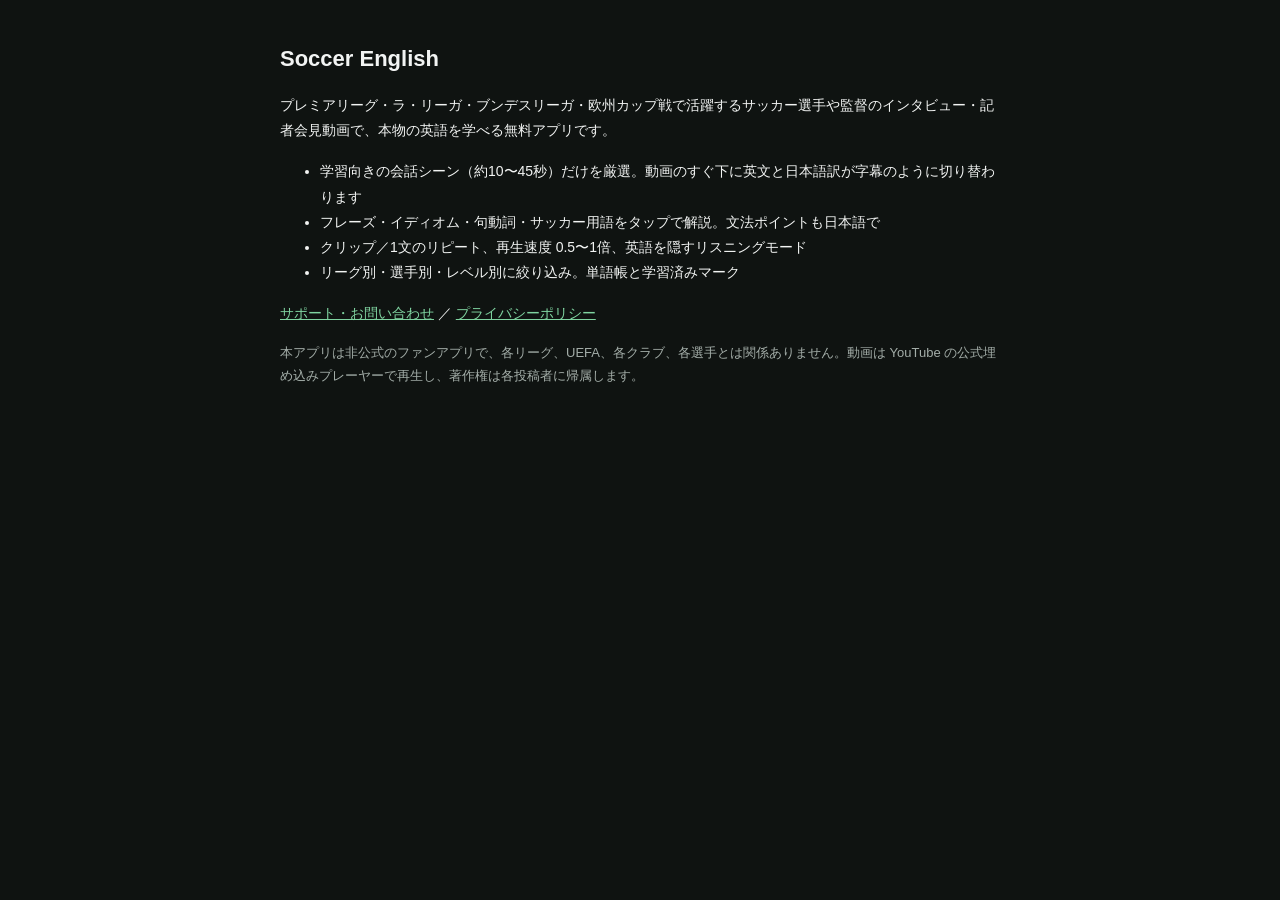
<file: index.html>
<!DOCTYPE html>
<html lang="ja">
<head>
<meta charset="UTF-8">
<meta name="viewport" content="width=device-width, initial-scale=1">
<title>Soccer English - サッカー選手の動画で英語を学ぶ</title>
<link rel="stylesheet" href="style.css">
</head>
<body>
<h1>Soccer English</h1>
<p>プレミアリーグ・ラ・リーガ・ブンデスリーガ・欧州カップ戦で活躍するサッカー選手や監督のインタビュー・記者会見動画で、本物の英語を学べる無料アプリです。</p>
<ul>
  <li>学習向きの会話シーン（約10〜45秒）だけを厳選。動画のすぐ下に英文と日本語訳が字幕のように切り替わります</li>
  <li>フレーズ・イディオム・句動詞・サッカー用語をタップで解説。文法ポイントも日本語で</li>
  <li>クリップ／1文のリピート、再生速度 0.5〜1倍、英語を隠すリスニングモード</li>
  <li>リーグ別・選手別・レベル別に絞り込み。単語帳と学習済みマーク</li>
</ul>
<p><a href="support.html">サポート・お問い合わせ</a> ／ <a href="privacy.html">プライバシーポリシー</a></p>
<p class="updated">本アプリは非公式のファンアプリで、各リーグ、UEFA、各クラブ、各選手とは関係ありません。動画は YouTube の公式埋め込みプレーヤーで再生し、著作権は各投稿者に帰属します。</p>
</body>
</html>
</file>
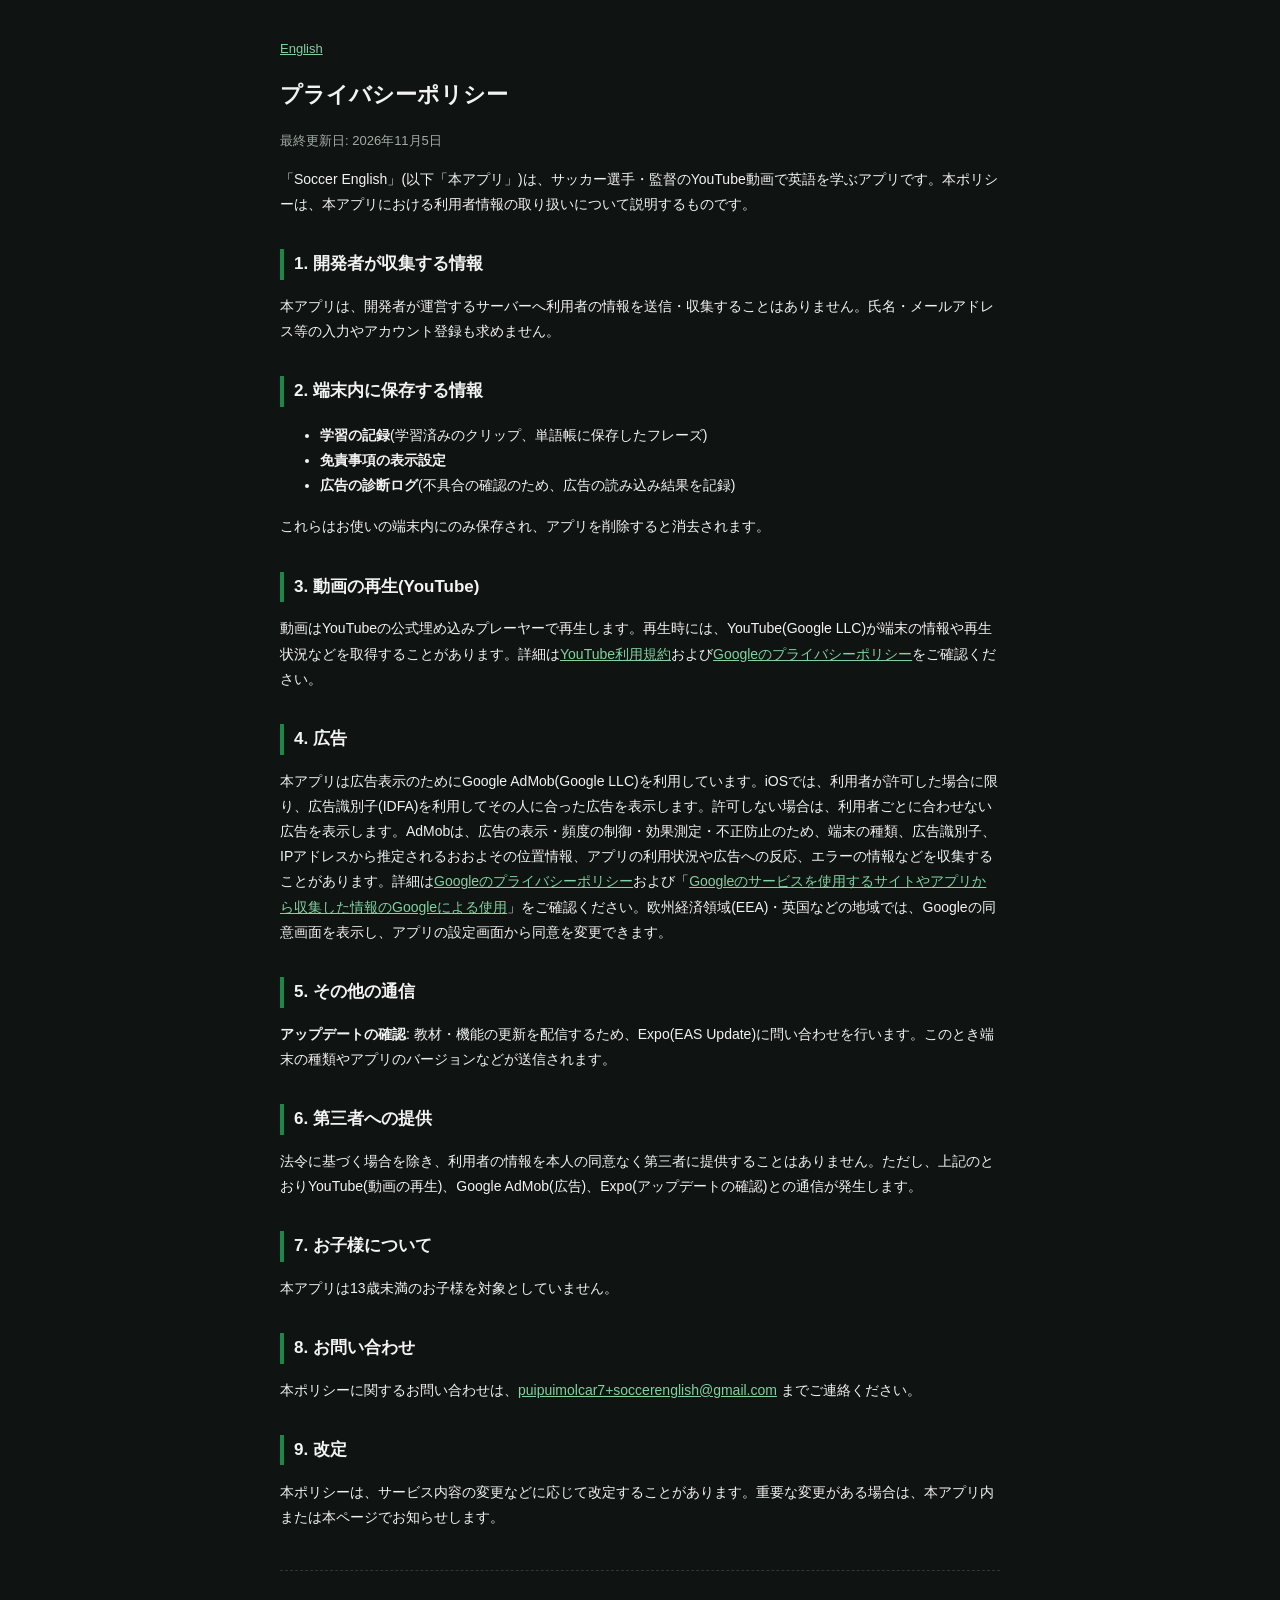
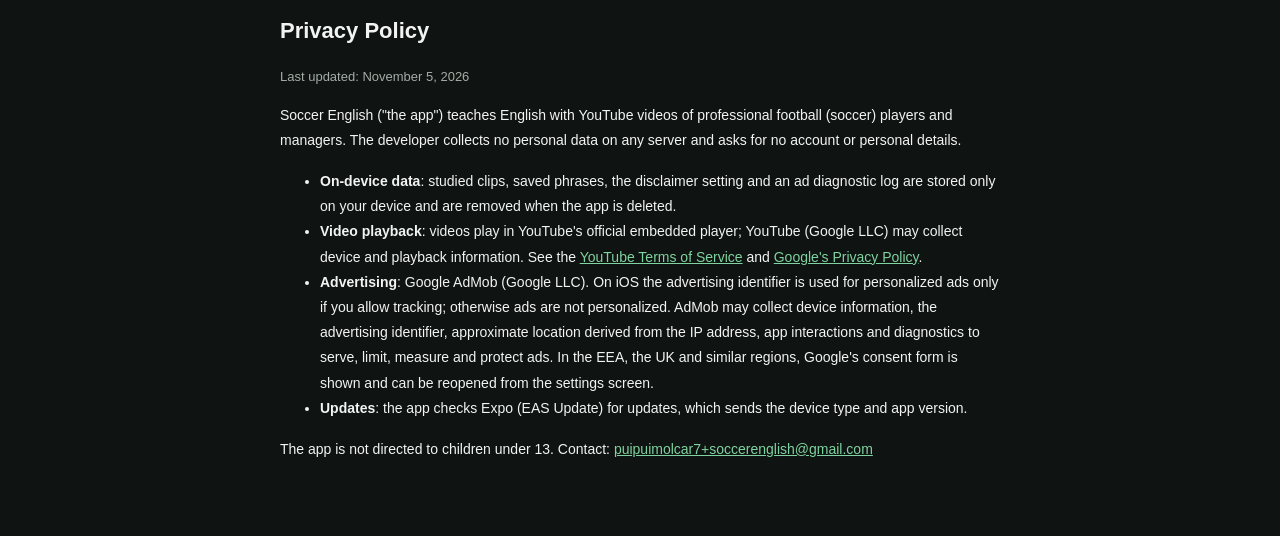
<file: privacy.html>
<!DOCTYPE html>
<html lang="ja">
<head>
<meta charset="UTF-8">
<meta name="viewport" content="width=device-width, initial-scale=1">
<title>プライバシーポリシー - Soccer English</title>
<link rel="stylesheet" href="style.css">
</head>
<body>
<p class="lang"><a href="#en">English</a></p>
<h1>プライバシーポリシー</h1>
<p class="updated">最終更新日: 2026年11月5日</p>

<p>「Soccer English」(以下「本アプリ」)は、サッカー選手・監督のYouTube動画で英語を学ぶアプリです。本ポリシーは、本アプリにおける利用者情報の取り扱いについて説明するものです。</p>

<h2>1. 開発者が収集する情報</h2>
<p>本アプリは、開発者が運営するサーバーへ利用者の情報を送信・収集することはありません。氏名・メールアドレス等の入力やアカウント登録も求めません。</p>

<h2>2. 端末内に保存する情報</h2>
<ul>
  <li><strong>学習の記録</strong>(学習済みのクリップ、単語帳に保存したフレーズ)</li>
  <li><strong>免責事項の表示設定</strong></li>
  <li><strong>広告の診断ログ</strong>(不具合の確認のため、広告の読み込み結果を記録)</li>
</ul>
<p>これらはお使いの端末内にのみ保存され、アプリを削除すると消去されます。</p>

<h2>3. 動画の再生(YouTube)</h2>
<p>動画はYouTubeの公式埋め込みプレーヤーで再生します。再生時には、YouTube(Google LLC)が端末の情報や再生状況などを取得することがあります。詳細は<a href="https://www.youtube.com/t/terms">YouTube利用規約</a>および<a href="https://policies.google.com/privacy">Googleのプライバシーポリシー</a>をご確認ください。</p>

<h2>4. 広告</h2>
<p>本アプリは広告表示のためにGoogle AdMob(Google LLC)を利用しています。iOSでは、利用者が許可した場合に限り、広告識別子(IDFA)を利用してその人に合った広告を表示します。許可しない場合は、利用者ごとに合わせない広告を表示します。AdMobは、広告の表示・頻度の制御・効果測定・不正防止のため、端末の種類、広告識別子、IPアドレスから推定されるおおよその位置情報、アプリの利用状況や広告への反応、エラーの情報などを収集することがあります。詳細は<a href="https://policies.google.com/privacy">Googleのプライバシーポリシー</a>および「<a href="https://policies.google.com/technologies/partner-sites">Googleのサービスを使用するサイトやアプリから収集した情報のGoogleによる使用</a>」をご確認ください。欧州経済領域(EEA)・英国などの地域では、Googleの同意画面を表示し、アプリの設定画面から同意を変更できます。</p>

<h2>5. その他の通信</h2>
<p><strong>アップデートの確認</strong>: 教材・機能の更新を配信するため、Expo(EAS Update)に問い合わせを行います。このとき端末の種類やアプリのバージョンなどが送信されます。</p>

<h2>6. 第三者への提供</h2>
<p>法令に基づく場合を除き、利用者の情報を本人の同意なく第三者に提供することはありません。ただし、上記のとおりYouTube(動画の再生)、Google AdMob(広告)、Expo(アップデートの確認)との通信が発生します。</p>

<h2>7. お子様について</h2>
<p>本アプリは13歳未満のお子様を対象としていません。</p>

<h2>8. お問い合わせ</h2>
<p>本ポリシーに関するお問い合わせは、<a href="mailto:puipuimolcar7+soccerenglish@gmail.com">puipuimolcar7+soccerenglish@gmail.com</a> までご連絡ください。</p>

<h2>9. 改定</h2>
<p>本ポリシーは、サービス内容の変更などに応じて改定することがあります。重要な変更がある場合は、本アプリ内または本ページでお知らせします。</p>

<hr>
<h1 id="en">Privacy Policy</h1>
<p class="updated">Last updated: November 5, 2026</p>
<p>Soccer English ("the app") teaches English with YouTube videos of professional football (soccer) players and managers. The developer collects no personal data on any server and asks for no account or personal details.</p>
<ul>
  <li><strong>On-device data</strong>: studied clips, saved phrases, the disclaimer setting and an ad diagnostic log are stored only on your device and are removed when the app is deleted.</li>
  <li><strong>Video playback</strong>: videos play in YouTube's official embedded player; YouTube (Google LLC) may collect device and playback information. See the <a href="https://www.youtube.com/t/terms">YouTube Terms of Service</a> and <a href="https://policies.google.com/privacy">Google's Privacy Policy</a>.</li>
  <li><strong>Advertising</strong>: Google AdMob (Google LLC). On iOS the advertising identifier is used for personalized ads only if you allow tracking; otherwise ads are not personalized. AdMob may collect device information, the advertising identifier, approximate location derived from the IP address, app interactions and diagnostics to serve, limit, measure and protect ads. In the EEA, the UK and similar regions, Google's consent form is shown and can be reopened from the settings screen.</li>
  <li><strong>Updates</strong>: the app checks Expo (EAS Update) for updates, which sends the device type and app version.</li>
</ul>
<p>The app is not directed to children under 13. Contact: <a href="mailto:puipuimolcar7+soccerenglish@gmail.com">puipuimolcar7+soccerenglish@gmail.com</a></p>
</body>
</html>
</file>
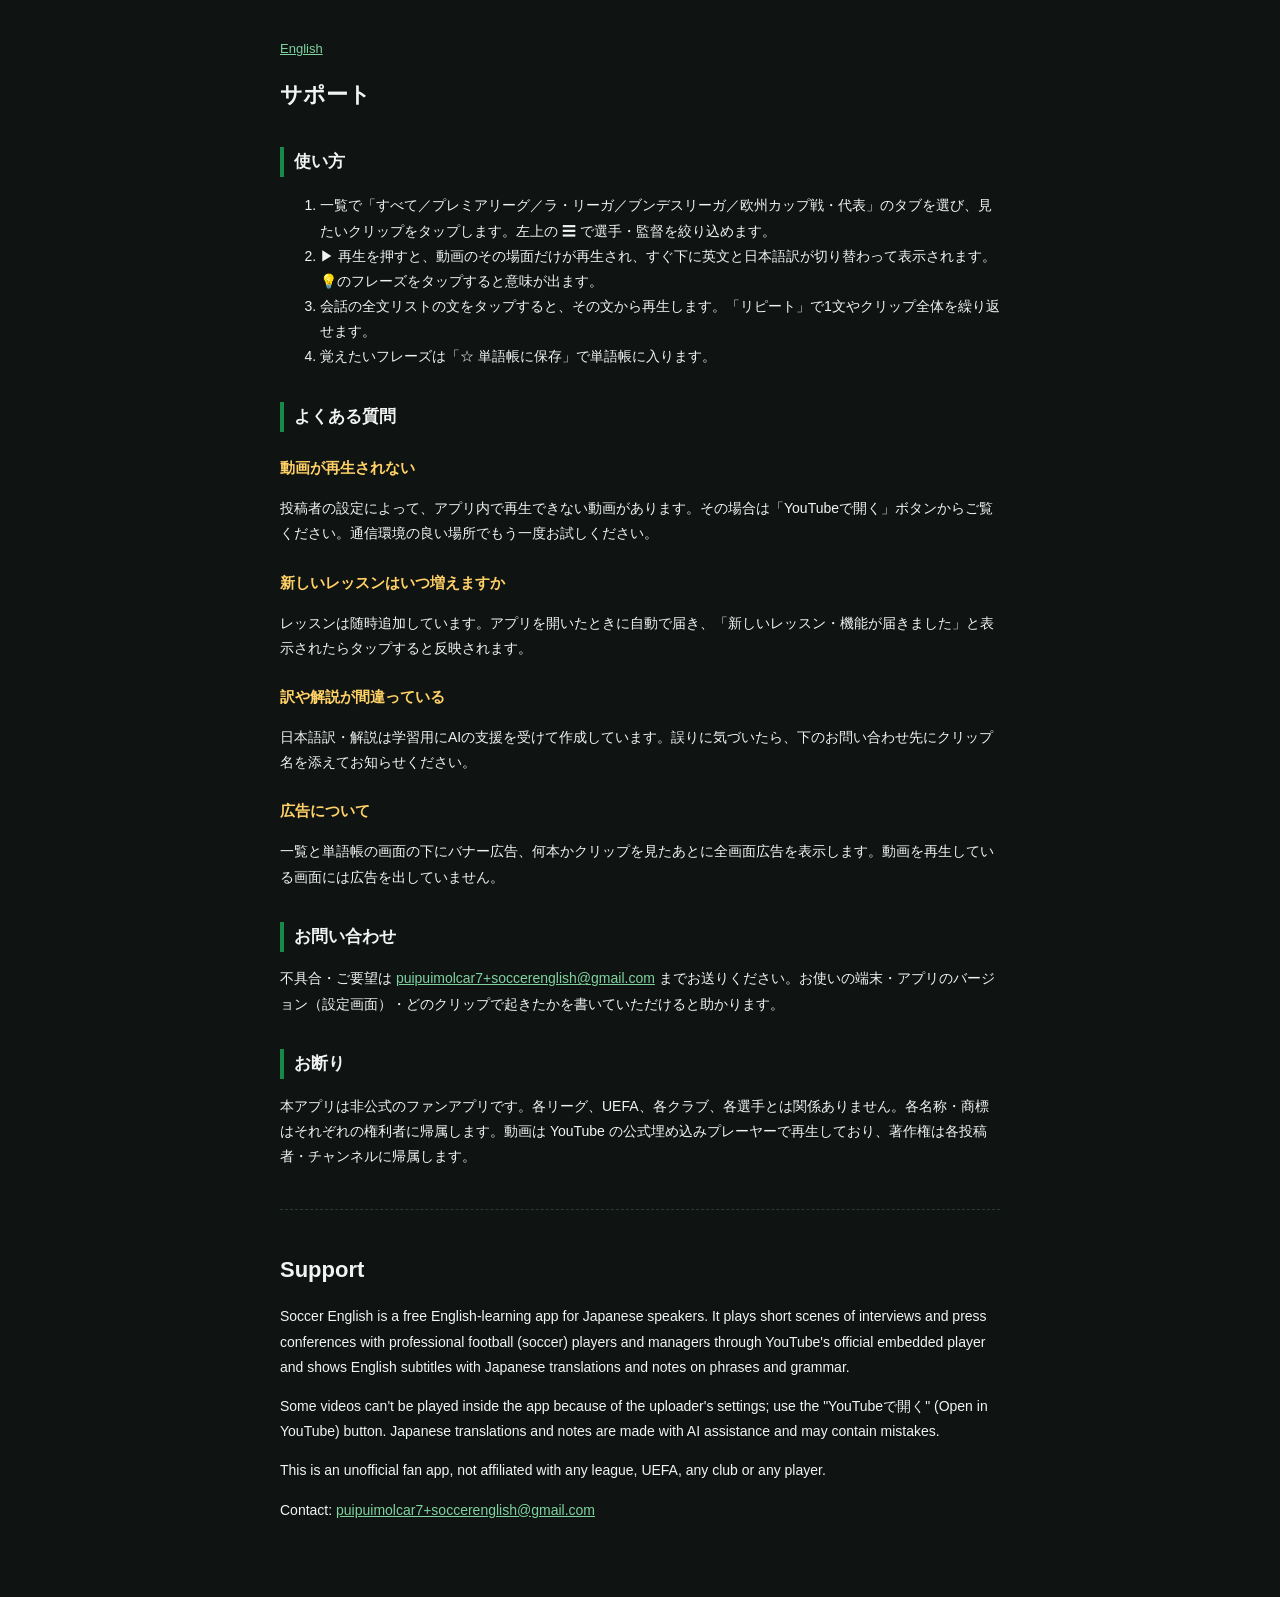
<file: support.html>
<!DOCTYPE html>
<html lang="ja">
<head>
<meta charset="UTF-8">
<meta name="viewport" content="width=device-width, initial-scale=1">
<title>サポート - Soccer English</title>
<link rel="stylesheet" href="style.css">
</head>
<body>
<p class="lang"><a href="#en">English</a></p>
<h1>サポート</h1>

<h2>使い方</h2>
<ol>
  <li>一覧で「すべて／プレミアリーグ／ラ・リーガ／ブンデスリーガ／欧州カップ戦・代表」のタブを選び、見たいクリップをタップします。左上の ☰ で選手・監督を絞り込めます。</li>
  <li>▶ 再生を押すと、動画のその場面だけが再生され、すぐ下に英文と日本語訳が切り替わって表示されます。💡のフレーズをタップすると意味が出ます。</li>
  <li>会話の全文リストの文をタップすると、その文から再生します。「リピート」で1文やクリップ全体を繰り返せます。</li>
  <li>覚えたいフレーズは「☆ 単語帳に保存」で単語帳に入ります。</li>
</ol>

<h2>よくある質問</h2>
<h3>動画が再生されない</h3>
<p>投稿者の設定によって、アプリ内で再生できない動画があります。その場合は「YouTubeで開く」ボタンからご覧ください。通信環境の良い場所でもう一度お試しください。</p>
<h3>新しいレッスンはいつ増えますか</h3>
<p>レッスンは随時追加しています。アプリを開いたときに自動で届き、「新しいレッスン・機能が届きました」と表示されたらタップすると反映されます。</p>
<h3>訳や解説が間違っている</h3>
<p>日本語訳・解説は学習用にAIの支援を受けて作成しています。誤りに気づいたら、下のお問い合わせ先にクリップ名を添えてお知らせください。</p>
<h3>広告について</h3>
<p>一覧と単語帳の画面の下にバナー広告、何本かクリップを見たあとに全画面広告を表示します。動画を再生している画面には広告を出していません。</p>

<h2>お問い合わせ</h2>
<p>不具合・ご要望は <a href="mailto:puipuimolcar7+soccerenglish@gmail.com">puipuimolcar7+soccerenglish@gmail.com</a> までお送りください。お使いの端末・アプリのバージョン（設定画面）・どのクリップで起きたかを書いていただけると助かります。</p>

<h2>お断り</h2>
<p>本アプリは非公式のファンアプリです。各リーグ、UEFA、各クラブ、各選手とは関係ありません。各名称・商標はそれぞれの権利者に帰属します。動画は YouTube の公式埋め込みプレーヤーで再生しており、著作権は各投稿者・チャンネルに帰属します。</p>

<hr>
<h1 id="en">Support</h1>
<p>Soccer English is a free English-learning app for Japanese speakers. It plays short scenes of interviews and press conferences with professional football (soccer) players and managers through YouTube's official embedded player and shows English subtitles with Japanese translations and notes on phrases and grammar.</p>
<p>Some videos can't be played inside the app because of the uploader's settings; use the "YouTubeで開く" (Open in YouTube) button. Japanese translations and notes are made with AI assistance and may contain mistakes.</p>
<p>This is an unofficial fan app, not affiliated with any league, UEFA, any club or any player.</p>
<p>Contact: <a href="mailto:puipuimolcar7+soccerenglish@gmail.com">puipuimolcar7+soccerenglish@gmail.com</a></p>
</body>
</html>
</file>
<file: style.css>
body { font-family: -apple-system, BlinkMacSystemFont, "Hiragino Sans", "Noto Sans JP", sans-serif; max-width: 720px; margin: 0 auto; padding: 24px 20px 60px; line-height: 1.8; color: #F2F4F3; background: #0F1311; }
h1 { font-size: 22px; }
h2 { font-size: 17px; margin-top: 32px; border-left: 4px solid #178A4A; padding-left: 10px; }
h3 { font-size: 15px; margin-top: 22px; color: #FFD166; }
p, li { font-size: 14px; }
.updated { color: #A3ADA8; font-size: 13px; }
.lang { font-size: 13px; }
a { color: #7FD3A0; }
hr { border: none; border-top: 1px dashed #2C3832; margin: 40px 0; }
</file>
